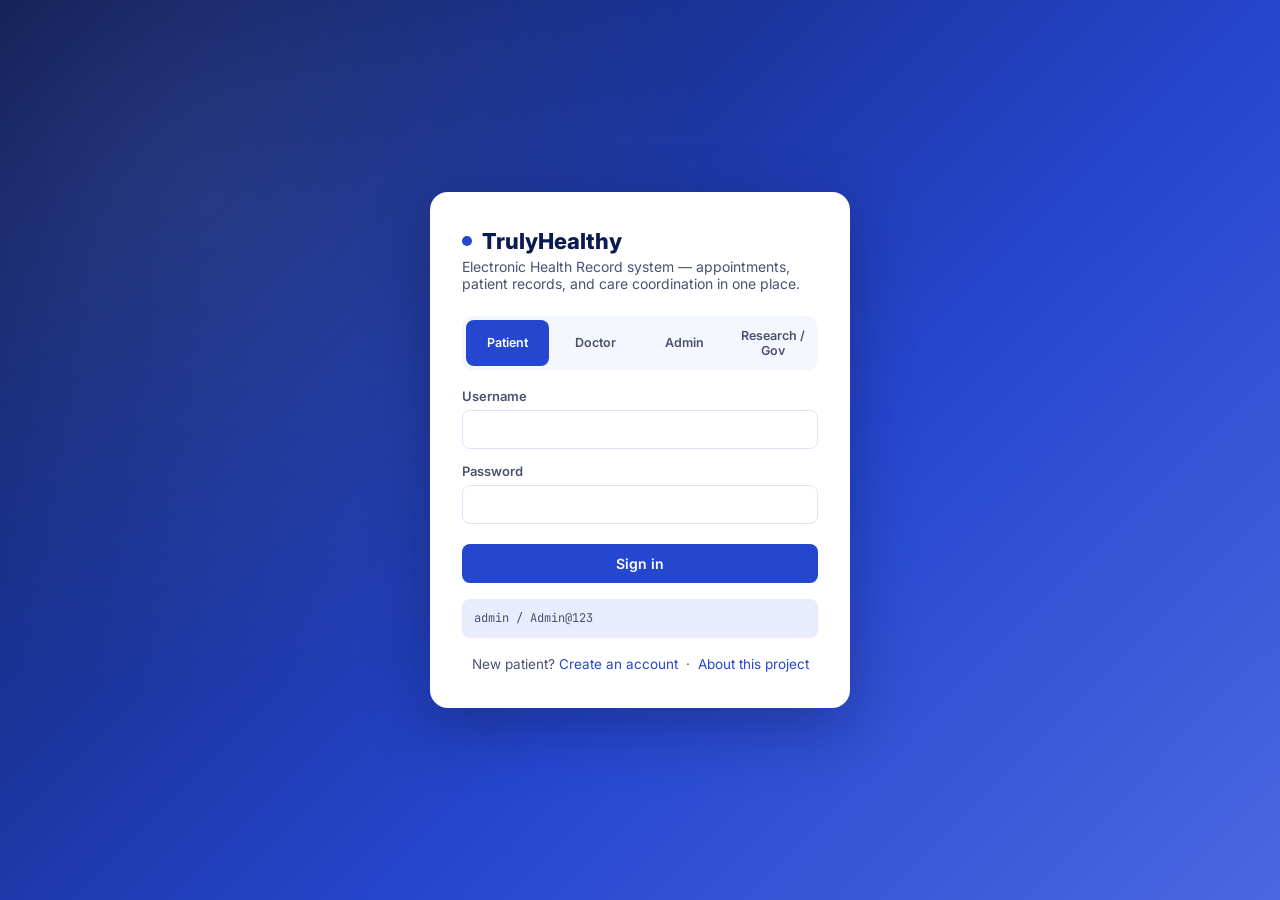
<file: webapp/index.html>
<!DOCTYPE html>
<html lang="en">
<head>
<meta charset="UTF-8">
<meta name="viewport" content="width=device-width, initial-scale=1.0">
<title>TrulyHealthy — Sign in</title>
<link rel="stylesheet" href="css/style.css">
</head>
<body>
<div class="auth-shell">
  <div class="auth-card">
    <div class="auth-logo"><span class="pulse-dot"></span> TrulyHealthy</div>
    <p class="auth-tagline">Electronic Health Record system — appointments, patient records, and care coordination in one place.</p>

    <div class="role-tabs" id="role-tabs">
      <button class="active" data-role="PATIENT">Patient</button>
      <button data-role="DOCTOR">Doctor</button>
      <button data-role="ADMIN">Admin</button>
      <button data-role="RESEARCH">Research / Gov</button>
    </div>

    <form id="login-form">
      <label for="username">Username</label>
      <input id="username" name="username" required autocomplete="username">
      <label for="password">Password</label>
      <input id="password" name="password" type="password" required autocomplete="current-password">
      <button type="submit" class="btn btn-primary btn-block" style="margin-top:20px;">Sign in</button>
    </form>

    <div class="demo-hint" id="demo-hint">admin / Admin@123</div>

    <div class="auth-footer">
      New patient? <a href="register.html">Create an account</a> &nbsp;·&nbsp; <a href="about.html">About this project</a>
    </div>
  </div>
</div>

<script src="js/api.js"></script>
<script>
const demoCreds = {
    PATIENT: "patient1 / Patient@123",
    DOCTOR: "doctor1 / Doctor@123",
    ADMIN: "admin / Admin@123",
    RESEARCH: "research1 / Research@123"
};
let selectedRole = "PATIENT";

document.getElementById("role-tabs").addEventListener("click", (e) => {
    if (e.target.tagName !== "BUTTON") return;
    document.querySelectorAll("#role-tabs button").forEach(b => b.classList.remove("active"));
    e.target.classList.add("active");
    selectedRole = e.target.dataset.role;
    document.getElementById("demo-hint").textContent = demoCreds[selectedRole];
});

document.getElementById("login-form").addEventListener("submit", async (e) => {
    e.preventDefault();
    const username = document.getElementById("username").value.trim();
    const password = document.getElementById("password").value;
    try {
        const data = await apiFetch("/auth/login", {
            method: "POST",
            body: JSON.stringify({ username, password })
        });
        Auth.save(data.token, data.user);
        window.location.href = dashboardFor(data.user.role);
    } catch (err) {
        toast(err.message, "error");
    }
});

// Already logged in? Skip straight to dashboard.
if (Auth.getToken() && Auth.getUser()) {
    window.location.href = dashboardFor(Auth.getUser().role);
}
</script>
</body>
</html>
</file>
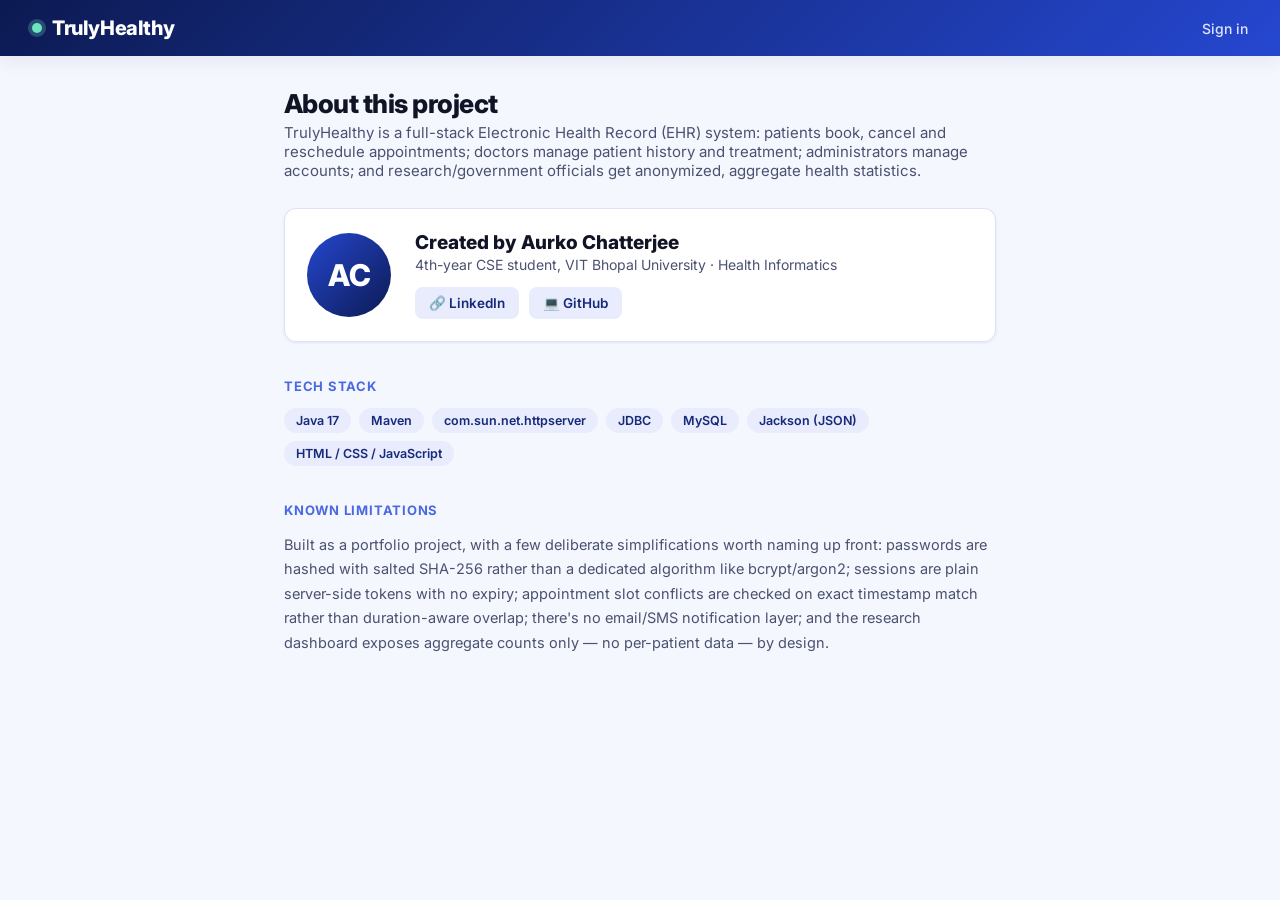
<file: webapp/about.html>
<!DOCTYPE html>
<html lang="en">
<head>
<meta charset="UTF-8">
<meta name="viewport" content="width=device-width, initial-scale=1.0">
<title>About — TrulyHealthy</title>
<link rel="stylesheet" href="css/style.css">
</head>
<body>
<header class="topbar">
  <div class="brand"><span class="pulse-dot"></span> TrulyHealthy</div>
  <nav><a href="index.html">Sign in</a></nav>
</header>

<div class="container" style="max-width:760px;">
  <h1 class="page-title">About this project</h1>
  <p class="page-subtitle">TrulyHealthy is a full-stack Electronic Health Record (EHR) system: patients book, cancel and reschedule appointments; doctors manage patient history and treatment; administrators manage accounts; and research/government officials get anonymized, aggregate health statistics.</p>

  <div class="card creator-card">
    <div class="avatar-ring">AC</div>
    <div>
      <div style="font-weight:800; font-size:19px;">Created by Aurko Chatterjee</div>
      <div class="muted" style="font-size:14px; margin-top:2px;">4th-year CSE student, VIT Bhopal University · Health Informatics</div>
      <div class="social-links">
        <!-- Replace with your actual LinkedIn URL -->
        <a href="https://www.linkedin.com/in/aurkochatterjee" target="_blank" rel="noopener">🔗 LinkedIn</a>
        <a href="https://github.com/AurkoChatterjee" target="_blank" rel="noopener">💻 GitHub</a>
      </div>
    </div>
  </div>

  <h2 class="section-heading">Tech stack</h2>
  <div class="tag-list">
    <span class="tag">Java 17</span>
    <span class="tag">Maven</span>
    <span class="tag">com.sun.net.httpserver</span>
    <span class="tag">JDBC</span>
    <span class="tag">MySQL</span>
    <span class="tag">Jackson (JSON)</span>
    <span class="tag">HTML / CSS / JavaScript</span>
  </div>

  <h2 class="section-heading">Known limitations</h2>
  <p class="muted" style="font-size:14.5px; line-height:1.7;">
    Built as a portfolio project, with a few deliberate simplifications worth naming up front:
    passwords are hashed with salted SHA-256 rather than a dedicated algorithm like bcrypt/argon2;
    sessions are plain server-side tokens with no expiry; appointment slot conflicts are checked on
    exact timestamp match rather than duration-aware overlap; there's no email/SMS notification
    layer; and the research dashboard exposes aggregate counts only — no per-patient data — by design.
  </p>
</div>
</body>
</html>
</file>
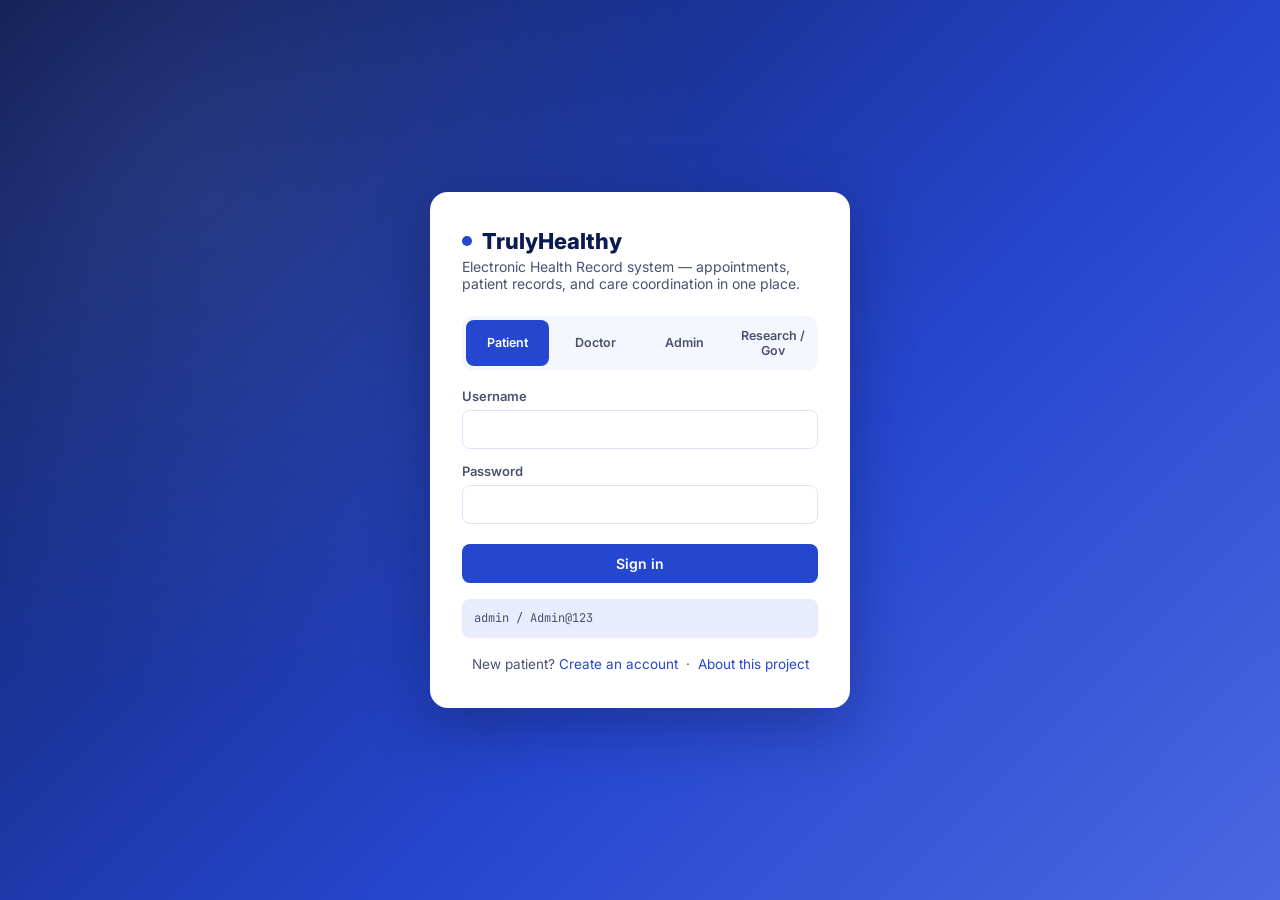
<file: webapp/admin-dashboard.html>
<!DOCTYPE html>
<html lang="en">
<head>
<meta charset="UTF-8">
<meta name="viewport" content="width=device-width, initial-scale=1.0">
<title>TrulyHealthy — Admin</title>
<link rel="stylesheet" href="css/style.css">
</head>
<body>
<header class="topbar">
  <div class="brand"><span class="pulse-dot"></span> TrulyHealthy</div>
  <nav id="topbar-nav"></nav>
</header>

<div class="container">
  <h1 class="page-title">Welcome, <span id="welcome-name"></span></h1>
  <p class="page-subtitle">Manage accounts and get a system-wide view of appointments.</p>

  <div class="grid grid-3" id="stat-cards"></div>

  <h2 class="section-heading">Create a staff account</h2>
  <div class="card">
    <form id="create-user-form">
      <div class="form-row">
        <div><label>Role</label>
          <select name="role" id="new-role">
            <option value="DOCTOR">Doctor</option>
            <option value="ADMIN">Admin</option>
            <option value="RESEARCH">Research / Government official</option>
          </select>
        </div>
        <div><label>Full name</label><input name="fullName" required></div>
      </div>
      <div class="form-row">
        <div><label>Username</label><input name="username" required></div>
        <div><label>Password</label><input name="password" type="password" required></div>
      </div>
      <label>Email</label><input name="email" type="email">
      <div id="doctor-extra-fields">
        <div class="form-row">
          <div><label>Specialization</label><input name="specialization"></div>
          <div><label>License number</label><input name="licenseNo"></div>
        </div>
        <label>Contact number</label><input name="contact">
      </div>
      <button type="submit" class="btn btn-primary" style="margin-top:16px;">Create account</button>
    </form>
  </div>

  <div class="flex-between">
    <h2 class="section-heading" style="margin:0;">All accounts</h2>
  </div>
  <div class="card table-wrap">
    <table id="users-table">
      <thead><tr><th>Name</th><th>Username</th><th>Role</th><th>Status</th><th></th></tr></thead>
      <tbody></tbody>
    </table>
  </div>

  <h2 class="section-heading">All appointments</h2>
  <div class="card table-wrap">
    <table id="appt-table">
      <thead><tr><th>Patient</th><th>Doctor</th><th>Date &amp; time</th><th>Status</th></tr></thead>
      <tbody></tbody>
    </table>
  </div>
</div>

<script src="js/api.js"></script>
<script src="js/admin.js"></script>
</body>
</html>
</file>
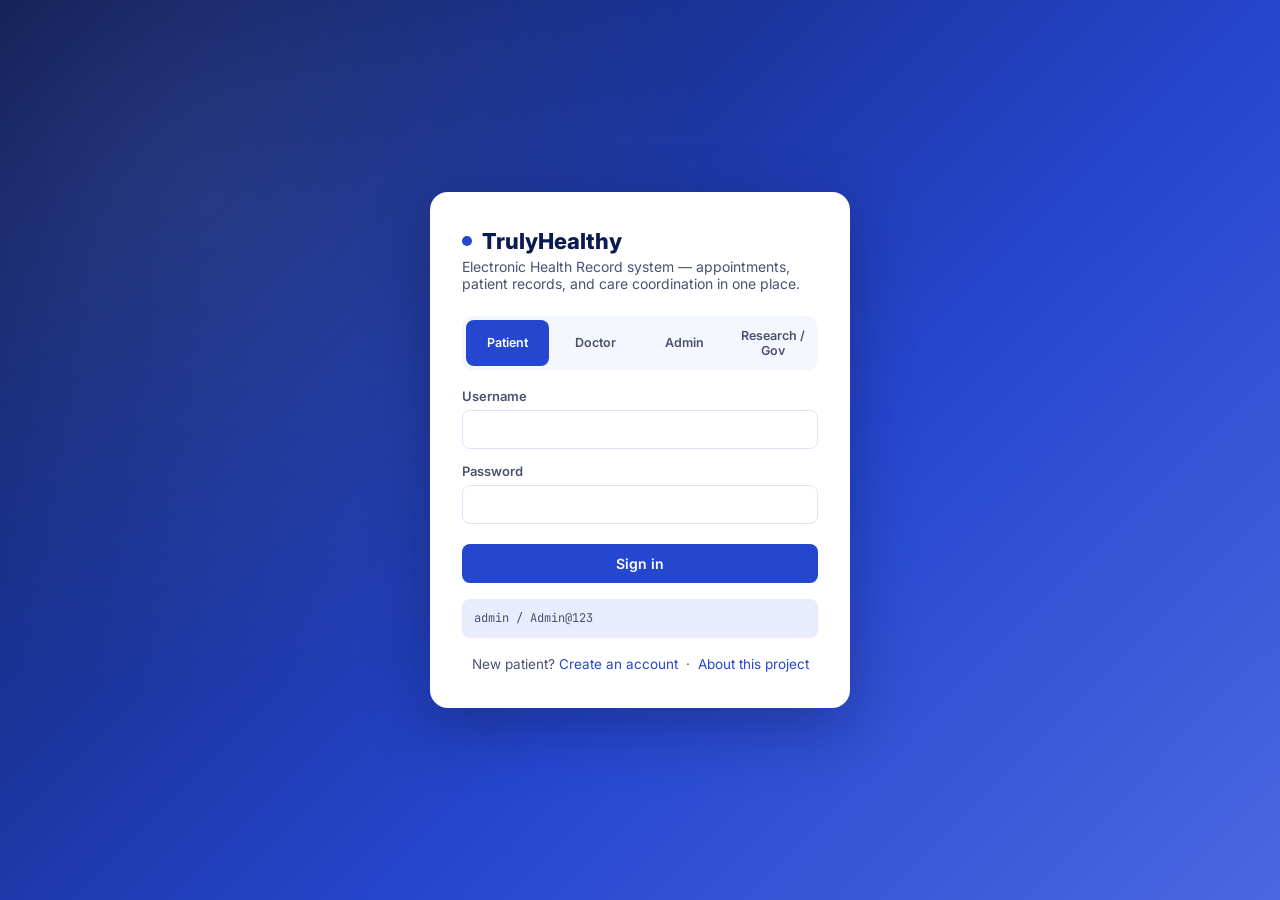
<file: webapp/doctor-dashboard.html>
<!DOCTYPE html>
<html lang="en">
<head>
<meta charset="UTF-8">
<meta name="viewport" content="width=device-width, initial-scale=1.0">
<title>TrulyHealthy — Doctor</title>
<link rel="stylesheet" href="css/style.css">
</head>
<body>
<header class="topbar">
  <div class="brand"><span class="pulse-dot"></span> TrulyHealthy</div>
  <nav id="topbar-nav"></nav>
</header>

<div class="container">
  <h1 class="page-title">Welcome, <span id="welcome-name"></span></h1>
  <p class="page-subtitle">Manage your appointments and update patient treatment records.</p>

  <h2 class="section-heading">My appointments</h2>
  <div class="card table-wrap">
    <table id="appt-table">
      <thead><tr><th>Patient</th><th>Date &amp; time</th><th>Reason</th><th>Status</th><th></th></tr></thead>
      <tbody></tbody>
    </table>
  </div>

  <div class="flex-between">
    <h2 class="section-heading" style="margin:0;">My patients</h2>
  </div>
  <div class="card table-wrap">
    <table id="patients-table">
      <thead><tr><th>Patient</th><th>Blood group</th><th>Contact</th><th></th></tr></thead>
      <tbody></tbody>
    </table>
  </div>

  <h2 class="section-heading">My profile</h2>
  <div class="card">
    <form id="profile-form">
      <div class="form-row">
        <div><label>Specialization</label><input name="specialization"></div>
        <div><label>License number</label><input name="licenseNo"></div>
      </div>
      <label>Contact number</label><input name="contact">
      <button type="submit" class="btn btn-ghost" style="margin-top:16px;">Save profile</button>
    </form>
  </div>
</div>

<div class="modal-backdrop" id="records-modal" style="display:none;">
  <div class="modal" style="max-width:560px;">
    <h3 id="records-modal-title">Patient records</h3>
    <div class="table-wrap" style="max-height:220px; overflow-y:auto; margin-bottom:16px;">
      <table id="patient-records-table">
        <thead><tr><th>Date</th><th>Diagnosis</th><th>Treatment</th><th>Rx</th></tr></thead>
        <tbody></tbody>
      </table>
    </div>
    <hr class="divider">
    <h3 style="font-size:15px;">Add a new record</h3>
    <form id="add-record-form">
      <div class="form-row">
        <div><label>Visit date</label><input name="visitDate" type="date" required></div>
        <div><label>Diagnosis</label><input name="diagnosis"></div>
      </div>
      <div class="form-row">
        <div><label>Treatment</label><input name="treatment"></div>
        <div><label>Prescription</label><input name="prescription"></div>
      </div>
      <label>Notes</label><textarea name="notes" rows="2"></textarea>
      <div class="modal-actions">
        <button type="button" class="btn btn-ghost" onclick="closeRecordsModal()">Close</button>
        <button type="submit" class="btn btn-primary">Add record</button>
      </div>
    </form>
  </div>
</div>

<script src="js/api.js"></script>
<script src="js/doctor.js"></script>
</body>
</html>
</file>
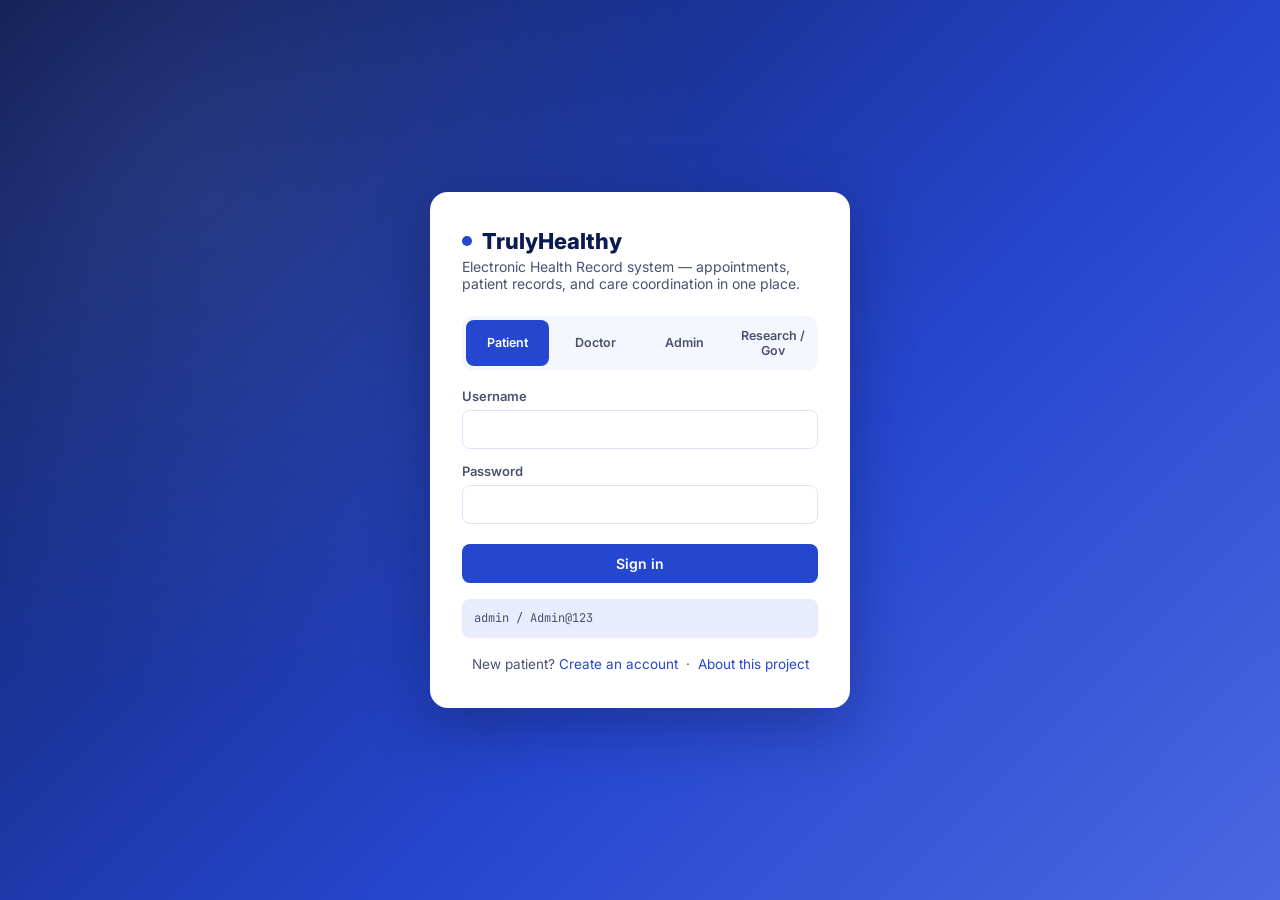
<file: webapp/patient-dashboard.html>
<!DOCTYPE html>
<html lang="en">
<head>
<meta charset="UTF-8">
<meta name="viewport" content="width=device-width, initial-scale=1.0">
<title>TrulyHealthy — Patient</title>
<link rel="stylesheet" href="css/style.css">
</head>
<body>
<header class="topbar">
  <div class="brand"><span class="pulse-dot"></span> TrulyHealthy</div>
  <nav id="topbar-nav"></nav>
</header>

<div class="container">
  <h1 class="page-title">Welcome, <span id="welcome-name"></span></h1>
  <p class="page-subtitle">Book, cancel, or reschedule appointments and review your medical history.</p>

  <div class="flex-between">
    <h2 class="section-heading" style="margin:0;">My appointments</h2>
    <button class="btn btn-primary btn-sm" onclick="openBookModal()">+ Book appointment</button>
  </div>
  <div class="card table-wrap">
    <table id="appt-table">
      <thead><tr><th>Doctor</th><th>Date &amp; time</th><th>Reason</th><th>Status</th><th></th></tr></thead>
      <tbody></tbody>
    </table>
  </div>

  <h2 class="section-heading">My medical history</h2>
  <div class="card table-wrap">
    <table id="records-table">
      <thead><tr><th>Visit date</th><th>Doctor</th><th>Diagnosis</th><th>Treatment</th><th>Prescription</th></tr></thead>
      <tbody></tbody>
    </table>
  </div>

  <h2 class="section-heading">My profile</h2>
  <div class="card">
    <form id="profile-form">
      <div class="form-row">
        <div><label>Date of birth</label><input name="dob" type="date"></div>
        <div><label>Gender</label>
          <select name="gender"><option value="">Select…</option><option>Male</option><option>Female</option><option>Other</option></select>
        </div>
      </div>
      <div class="form-row">
        <div><label>Blood group</label>
          <select name="bloodGroup"><option value="">Select…</option><option>A+</option><option>A-</option><option>B+</option><option>B-</option><option>AB+</option><option>AB-</option><option>O+</option><option>O-</option></select>
        </div>
        <div><label>Contact number</label><input name="contact"></div>
      </div>
      <label>Address</label><textarea name="address" rows="2"></textarea>
      <button type="submit" class="btn btn-ghost" style="margin-top:16px;">Save profile</button>
    </form>
  </div>
</div>

<div class="modal-backdrop" id="book-modal" style="display:none;">
  <div class="modal">
    <h3>Book an appointment</h3>
    <form id="book-form">
      <label>Doctor</label>
      <select name="doctorId" id="doctor-select" required></select>
      <label>Date &amp; time</label>
      <input name="appointmentTime" type="datetime-local" required>
      <label>Reason for visit</label>
      <textarea name="reason" rows="2" placeholder="e.g. Recurring headaches, follow-up checkup…"></textarea>
      <div class="modal-actions">
        <button type="button" class="btn btn-ghost" onclick="closeBookModal()">Cancel</button>
        <button type="submit" class="btn btn-primary">Book</button>
      </div>
    </form>
  </div>
</div>

<div class="modal-backdrop" id="reschedule-modal" style="display:none;">
  <div class="modal">
    <h3>Reschedule appointment</h3>
    <form id="reschedule-form">
      <label>New date &amp; time</label>
      <input name="appointmentTime" type="datetime-local" required>
      <div class="modal-actions">
        <button type="button" class="btn btn-ghost" onclick="closeRescheduleModal()">Cancel</button>
        <button type="submit" class="btn btn-primary">Confirm</button>
      </div>
    </form>
  </div>
</div>

<script src="js/api.js"></script>
<script src="js/patient.js"></script>
</body>
</html>
</file>
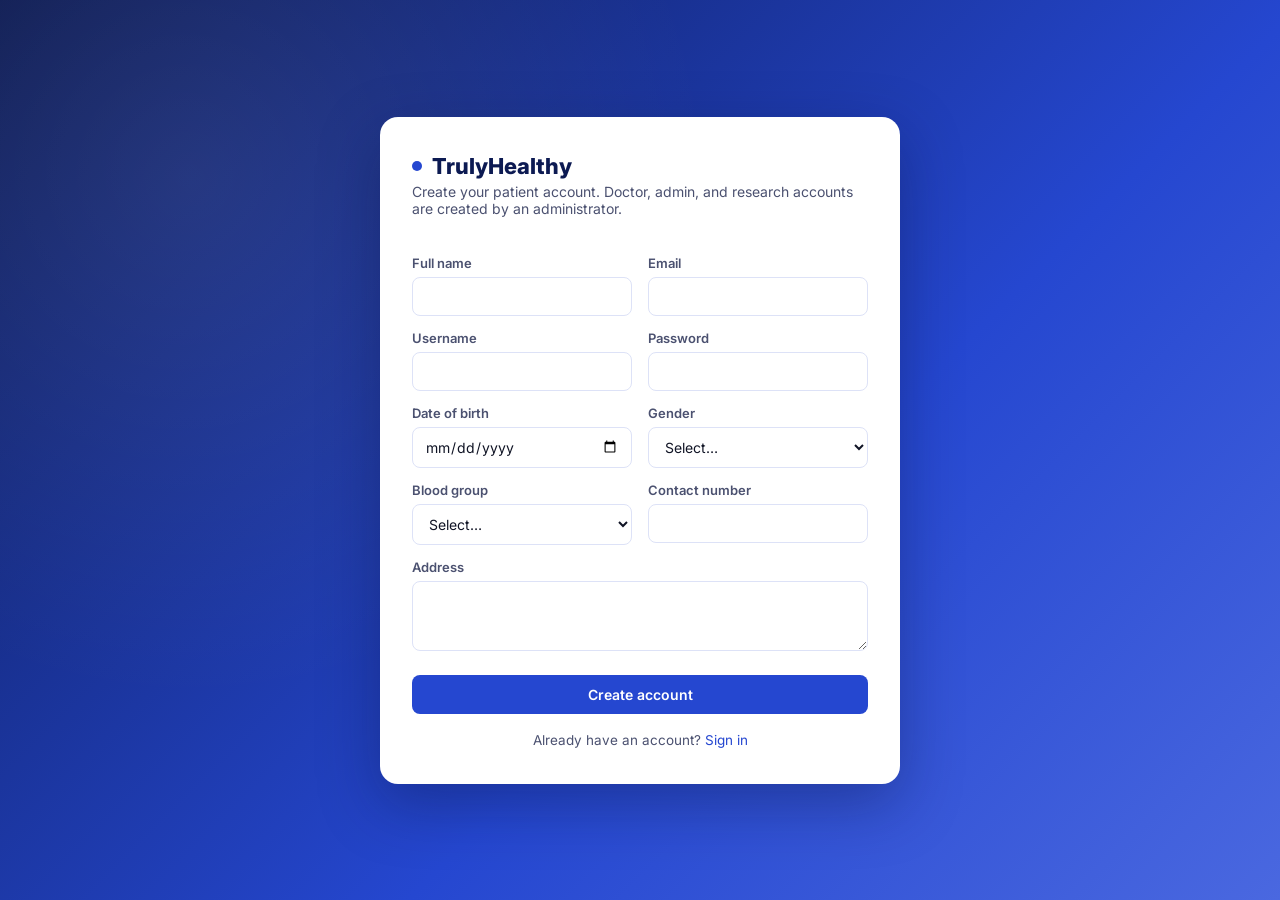
<file: webapp/register.html>
<!DOCTYPE html>
<html lang="en">
<head>
<meta charset="UTF-8">
<meta name="viewport" content="width=device-width, initial-scale=1.0">
<title>TrulyHealthy — Create patient account</title>
<link rel="stylesheet" href="css/style.css">
</head>
<body>
<div class="auth-shell">
  <div class="auth-card" style="max-width:520px;">
    <div class="auth-logo"><span class="pulse-dot"></span> TrulyHealthy</div>
    <p class="auth-tagline">Create your patient account. Doctor, admin, and research accounts are created by an administrator.</p>

    <form id="register-form">
      <div class="form-row">
        <div><label>Full name</label><input name="fullName" required></div>
        <div><label>Email</label><input name="email" type="email"></div>
      </div>
      <div class="form-row">
        <div><label>Username</label><input name="username" required></div>
        <div><label>Password</label><input name="password" type="password" required></div>
      </div>
      <div class="form-row">
        <div><label>Date of birth</label><input name="dob" type="date"></div>
        <div><label>Gender</label>
          <select name="gender">
            <option value="">Select…</option>
            <option>Male</option><option>Female</option><option>Other</option>
          </select>
        </div>
      </div>
      <div class="form-row">
        <div><label>Blood group</label>
          <select name="bloodGroup">
            <option value="">Select…</option>
            <option>A+</option><option>A-</option><option>B+</option><option>B-</option>
            <option>AB+</option><option>AB-</option><option>O+</option><option>O-</option>
          </select>
        </div>
        <div><label>Contact number</label><input name="contact"></div>
      </div>
      <label>Address</label><textarea name="address" rows="2"></textarea>

      <button type="submit" class="btn btn-primary btn-block" style="margin-top:20px;">Create account</button>
    </form>
    <div class="auth-footer">Already have an account? <a href="index.html">Sign in</a></div>
  </div>
</div>

<script src="js/api.js"></script>
<script>
document.getElementById("register-form").addEventListener("submit", async (e) => {
    e.preventDefault();
    const form = new FormData(e.target);
    const payload = Object.fromEntries(form.entries());
    try {
        const data = await apiFetch("/auth/register", { method: "POST", body: JSON.stringify(payload) });
        Auth.save(data.token, data.user);
        toast("Account created — welcome!");
        window.location.href = "patient-dashboard.html";
    } catch (err) {
        toast(err.message, "error");
    }
});
</script>
</body>
</html>
</file>
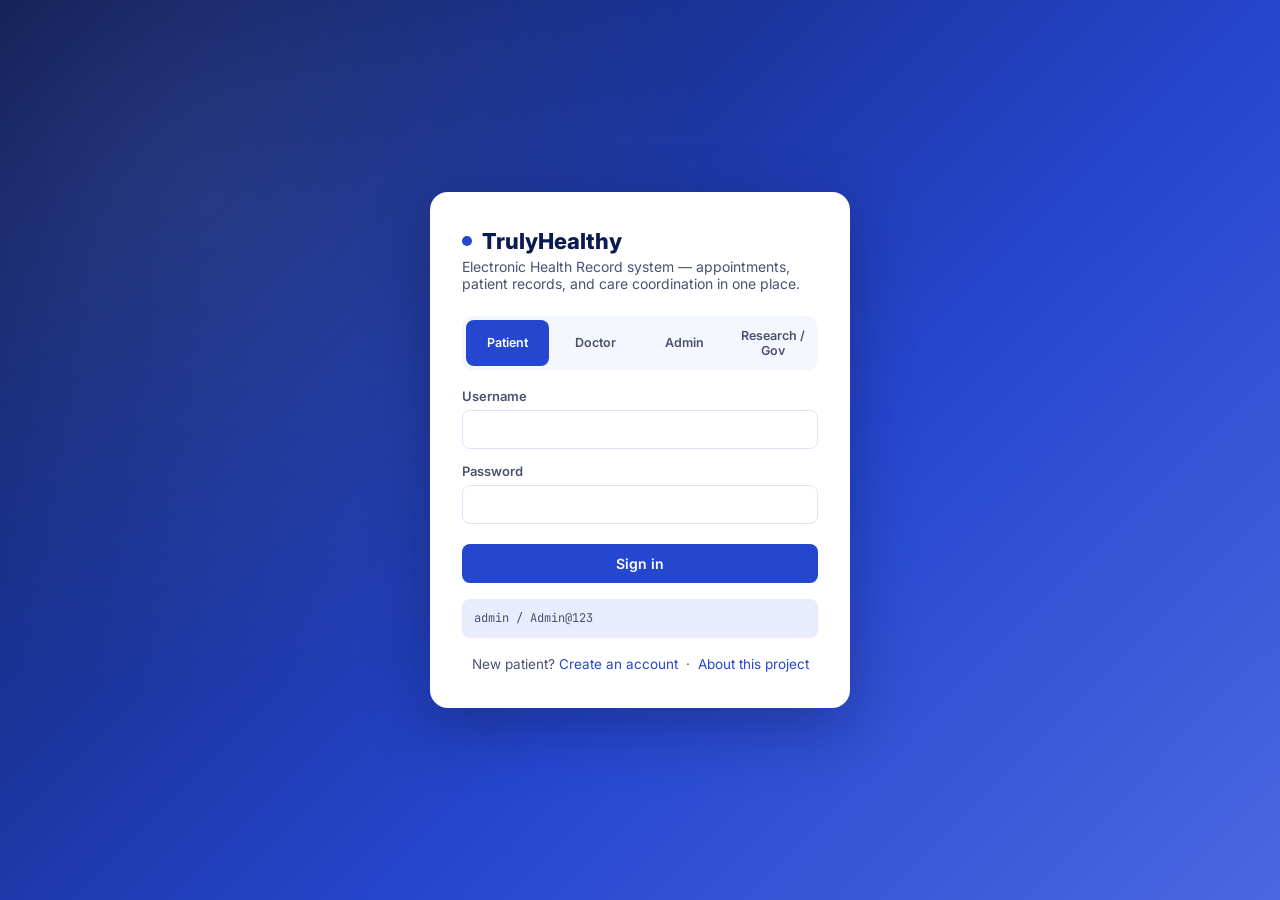
<file: webapp/research-dashboard.html>
<!DOCTYPE html>
<html lang="en">
<head>
<meta charset="UTF-8">
<meta name="viewport" content="width=device-width, initial-scale=1.0">
<title>TrulyHealthy — Research / Government</title>
<link rel="stylesheet" href="css/style.css">
</head>
<body>
<header class="topbar">
  <div class="brand"><span class="pulse-dot"></span> TrulyHealthy</div>
  <nav id="topbar-nav"></nav>
</header>

<div class="container">
  <h1 class="page-title">Welcome, <span id="welcome-name"></span></h1>
  <p class="page-subtitle">Anonymized, aggregate-only statistics. No individual patient data is accessible from this account.</p>

  <div class="grid grid-3" id="stat-cards"></div>

  <div class="grid grid-2" style="margin-top:28px;">
    <div>
      <h2 class="section-heading">Gender breakdown</h2>
      <div class="card" id="gender-breakdown"></div>
    </div>
    <div>
      <h2 class="section-heading">Blood group breakdown</h2>
      <div class="card" id="blood-breakdown"></div>
    </div>
    <div>
      <h2 class="section-heading">Doctor load by specialization</h2>
      <div class="card" id="spec-breakdown"></div>
    </div>
    <div>
      <h2 class="section-heading">Top diagnoses</h2>
      <div class="card" id="diagnosis-breakdown"></div>
    </div>
  </div>
</div>

<script src="js/api.js"></script>
<script src="js/research.js"></script>
</body>
</html>
</file>
<file: webapp/css/style.css>
/* ============================================================
   TrulyHealthy — royal blue design system
   Typography: Inter (UI), JetBrains Mono (ids, codes, data)
   ============================================================ */

@import url('https://fonts.googleapis.com/css2?family=Inter:wght@400;500;600;700;800&family=JetBrains+Mono:wght@400;500;600&display=swap');

:root {
    --royal-blue:       #2547d0;
    --royal-blue-dark:  #16297a;
    --royal-blue-deep:  #0c1a52;
    --royal-blue-light: #e8ecfd;
    --royal-blue-mid:   #4a68e0;

    --ink:        #101425;
    --ink-soft:   #4b5170;
    --paper:      #f5f7fe;
    --card:       #ffffff;
    --border:     #dde2f7;

    --success: #1a8a5f;
    --success-bg: #e5f6ef;
    --warn:    #b5790a;
    --warn-bg: #fdf3e0;
    --danger:  #c02b3a;
    --danger-bg: #fbe8ea;
    --info-bg: #eef1fd;

    --radius: 12px;
    --radius-sm: 8px;
    --shadow: 0 4px 20px rgba(18, 30, 90, 0.08);
    --shadow-sm: 0 1px 3px rgba(18, 30, 90, 0.08);

    --font-ui: 'Inter', system-ui, sans-serif;
    --font-mono: 'JetBrains Mono', ui-monospace, monospace;
}

* { box-sizing: border-box; }

body {
    margin: 0;
    font-family: var(--font-ui);
    background: var(--paper);
    color: var(--ink);
    -webkit-font-smoothing: antialiased;
}

a { color: var(--royal-blue); text-decoration: none; }
a:hover { text-decoration: underline; }

.mono { font-family: var(--font-mono); }

/* ── Top bar ──────────────────────────────────────────────── */
.topbar {
    background: linear-gradient(135deg, var(--royal-blue-deep), var(--royal-blue));
    color: #fff;
    padding: 16px 32px;
    display: flex;
    align-items: center;
    justify-content: space-between;
    box-shadow: var(--shadow);
}
.brand {
    display: flex;
    align-items: center;
    gap: 10px;
    font-weight: 800;
    font-size: 20px;
    letter-spacing: -0.02em;
}
.brand .pulse-dot {
    width: 10px; height: 10px;
    background: #6fe3c0;
    border-radius: 50%;
    box-shadow: 0 0 0 4px rgba(111, 227, 192, 0.25);
}
.topbar nav { display: flex; gap: 20px; align-items: center; }
.topbar nav a, .topbar nav button {
    color: #dfe6ff;
    font-weight: 500;
    font-size: 14px;
    background: none;
    border: none;
    cursor: pointer;
    font-family: var(--font-ui);
}
.topbar nav a:hover, .topbar nav button:hover { color: #fff; text-decoration: none; }
.role-badge {
    background: rgba(255,255,255,0.15);
    padding: 4px 12px;
    border-radius: 999px;
    font-size: 12px;
    font-weight: 600;
    letter-spacing: 0.03em;
    text-transform: uppercase;
}

/* ── Layout ───────────────────────────────────────────────── */
.container { max-width: 1100px; margin: 0 auto; padding: 32px 24px 64px; }
.page-title { font-size: 26px; font-weight: 800; margin: 0 0 4px; letter-spacing: -0.02em; }
.page-subtitle { color: var(--ink-soft); margin: 0 0 28px; font-size: 15px; }

.grid { display: grid; gap: 20px; }
.grid-2 { grid-template-columns: repeat(2, 1fr); }
.grid-3 { grid-template-columns: repeat(3, 1fr); }
@media (max-width: 720px) { .grid-2, .grid-3 { grid-template-columns: 1fr; } }

/* ── Cards ────────────────────────────────────────────────── */
.card {
    background: var(--card);
    border: 1px solid var(--border);
    border-radius: var(--radius);
    padding: 22px;
    box-shadow: var(--shadow-sm);
}
.stat-card { text-align: left; }
.stat-card .stat-value { font-size: 30px; font-weight: 800; color: var(--royal-blue); font-family: var(--font-mono); }
.stat-card .stat-label { color: var(--ink-soft); font-size: 13px; margin-top: 4px; }

.section-heading {
    font-size: 13px;
    font-weight: 700;
    text-transform: uppercase;
    letter-spacing: 0.06em;
    color: var(--royal-blue-mid);
    margin: 36px 0 14px;
}
.section-heading:first-child { margin-top: 0; }

/* ── Buttons ──────────────────────────────────────────────── */
.btn {
    display: inline-flex;
    align-items: center;
    gap: 6px;
    font-family: var(--font-ui);
    font-weight: 600;
    font-size: 14px;
    padding: 10px 18px;
    border-radius: var(--radius-sm);
    border: 1px solid transparent;
    cursor: pointer;
    transition: transform 0.05s ease, box-shadow 0.15s ease;
}
.btn:active { transform: translateY(1px); }
.btn-primary { background: var(--royal-blue); color: #fff; }
.btn-primary:hover { background: var(--royal-blue-dark); text-decoration: none; }
.btn-ghost { background: var(--royal-blue-light); color: var(--royal-blue-dark); }
.btn-ghost:hover { background: #dbe2fb; text-decoration: none; }
.btn-danger { background: var(--danger-bg); color: var(--danger); }
.btn-danger:hover { background: #f6d3d7; text-decoration: none; }
.btn-sm { padding: 6px 12px; font-size: 12.5px; }
.btn:disabled { opacity: 0.5; cursor: not-allowed; }
.btn-block { width: 100%; justify-content: center; }

/* ── Forms ────────────────────────────────────────────────── */
label { display: block; font-size: 13px; font-weight: 600; margin: 14px 0 6px; color: var(--ink-soft); }
input, select, textarea {
    width: 100%;
    padding: 10px 12px;
    border: 1px solid var(--border);
    border-radius: var(--radius-sm);
    font-family: var(--font-ui);
    font-size: 14px;
    background: #fff;
    color: var(--ink);
}
input:focus, select:focus, textarea:focus {
    outline: none;
    border-color: var(--royal-blue);
    box-shadow: 0 0 0 3px var(--royal-blue-light);
}
textarea { resize: vertical; min-height: 70px; }
.form-row { display: grid; grid-template-columns: 1fr 1fr; gap: 16px; }
@media (max-width: 600px) { .form-row { grid-template-columns: 1fr; } }

/* ── Auth screens ─────────────────────────────────────────── */
.auth-shell {
    min-height: 100vh;
    display: flex;
    align-items: center;
    justify-content: center;
    background:
        radial-gradient(circle at 15% 20%, rgba(255,255,255,0.08), transparent 40%),
        linear-gradient(135deg, var(--royal-blue-deep), var(--royal-blue) 60%, var(--royal-blue-mid));
    padding: 24px;
}
.auth-card {
    background: #fff;
    border-radius: 18px;
    box-shadow: 0 20px 60px rgba(8, 16, 60, 0.35);
    width: 100%;
    max-width: 420px;
    padding: 36px 32px;
}
.auth-logo { display: flex; align-items: center; gap: 10px; font-weight: 800; font-size: 22px; margin-bottom: 4px; color: var(--royal-blue-deep); }
.auth-logo .pulse-dot { width: 10px; height: 10px; background: var(--royal-blue); border-radius: 50%; }
.auth-tagline { color: var(--ink-soft); font-size: 14px; margin: 0 0 24px; }
.role-tabs { display: flex; gap: 6px; background: var(--paper); padding: 4px; border-radius: 10px; margin-bottom: 18px; }
.role-tabs button {
    flex: 1; border: none; background: none; padding: 8px 4px; border-radius: 8px;
    font-family: var(--font-ui); font-size: 12.5px; font-weight: 600; color: var(--ink-soft); cursor: pointer;
}
.role-tabs button.active { background: var(--royal-blue); color: #fff; }
.demo-hint { font-size: 12px; color: var(--ink-soft); background: var(--royal-blue-light); padding: 10px 12px; border-radius: var(--radius-sm); margin-top: 16px; font-family: var(--font-mono); line-height: 1.6; }
.auth-footer { text-align: center; margin-top: 18px; font-size: 13.5px; color: var(--ink-soft); }

/* ── Tables ───────────────────────────────────────────────── */
table { width: 100%; border-collapse: collapse; font-size: 14px; }
th, td { text-align: left; padding: 12px 14px; border-bottom: 1px solid var(--border); }
th { color: var(--ink-soft); font-size: 12px; text-transform: uppercase; letter-spacing: 0.04em; font-weight: 700; }
tr:last-child td { border-bottom: none; }
.table-wrap { overflow-x: auto; }

/* ── Badges ───────────────────────────────────────────────── */
.badge { display: inline-block; padding: 3px 10px; border-radius: 999px; font-size: 11.5px; font-weight: 700; text-transform: uppercase; letter-spacing: 0.03em; }
.badge-pending    { background: var(--warn-bg); color: var(--warn); }
.badge-confirmed  { background: var(--info-bg); color: var(--royal-blue); }
.badge-completed  { background: var(--success-bg); color: var(--success); }
.badge-cancelled  { background: var(--danger-bg); color: var(--danger); }
.badge-rescheduled{ background: #f1e9fb; color: #6b3fb8; }
.badge-active   { background: var(--success-bg); color: var(--success); }
.badge-inactive { background: var(--danger-bg); color: var(--danger); }

/* ── Misc ─────────────────────────────────────────────────── */
.empty-state { color: var(--ink-soft); text-align: center; padding: 40px 20px; font-size: 14px; }
.toast {
    position: fixed; bottom: 24px; right: 24px;
    background: var(--ink); color: #fff; padding: 12px 18px;
    border-radius: var(--radius-sm); font-size: 14px; box-shadow: var(--shadow);
    z-index: 999; max-width: 320px;
}
.toast.error { background: var(--danger); }
.toast.success { background: var(--success); }
.modal-backdrop {
    position: fixed; inset: 0; background: rgba(12,26,82,0.45);
    display: flex; align-items: center; justify-content: center; z-index: 998;
}
.modal { background: #fff; border-radius: var(--radius); padding: 26px; width: 100%; max-width: 420px; box-shadow: var(--shadow); }
.modal h3 { margin-top: 0; }
.modal-actions { display: flex; justify-content: flex-end; gap: 10px; margin-top: 20px; }
.tag-list { display: flex; flex-wrap: wrap; gap: 8px; }
.tag { background: var(--royal-blue-light); color: var(--royal-blue-dark); padding: 5px 12px; border-radius: 999px; font-size: 12.5px; font-weight: 600; }
.flex-between { display: flex; align-items: center; justify-content: space-between; gap: 12px; flex-wrap: wrap; }
.muted { color: var(--ink-soft); }
hr.divider { border: none; border-top: 1px solid var(--border); margin: 24px 0; }

/* ── About / creator page ─────────────────────────────────── */
.creator-card {
    display: flex;
    gap: 24px;
    align-items: center;
}
.avatar-ring {
    width: 84px; height: 84px; border-radius: 50%;
    background: linear-gradient(135deg, var(--royal-blue), var(--royal-blue-deep));
    display: flex; align-items: center; justify-content: center;
    color: #fff; font-weight: 800; font-size: 30px; flex-shrink: 0;
}
.social-links { display: flex; gap: 10px; margin-top: 14px; flex-wrap: wrap; }
.social-links a {
    display: inline-flex; align-items: center; gap: 6px;
    background: var(--royal-blue-light); color: var(--royal-blue-dark);
    padding: 8px 14px; border-radius: var(--radius-sm); font-weight: 600; font-size: 13.5px;
}
.social-links a:hover { background: #dbe2fb; text-decoration: none; }
</file>
